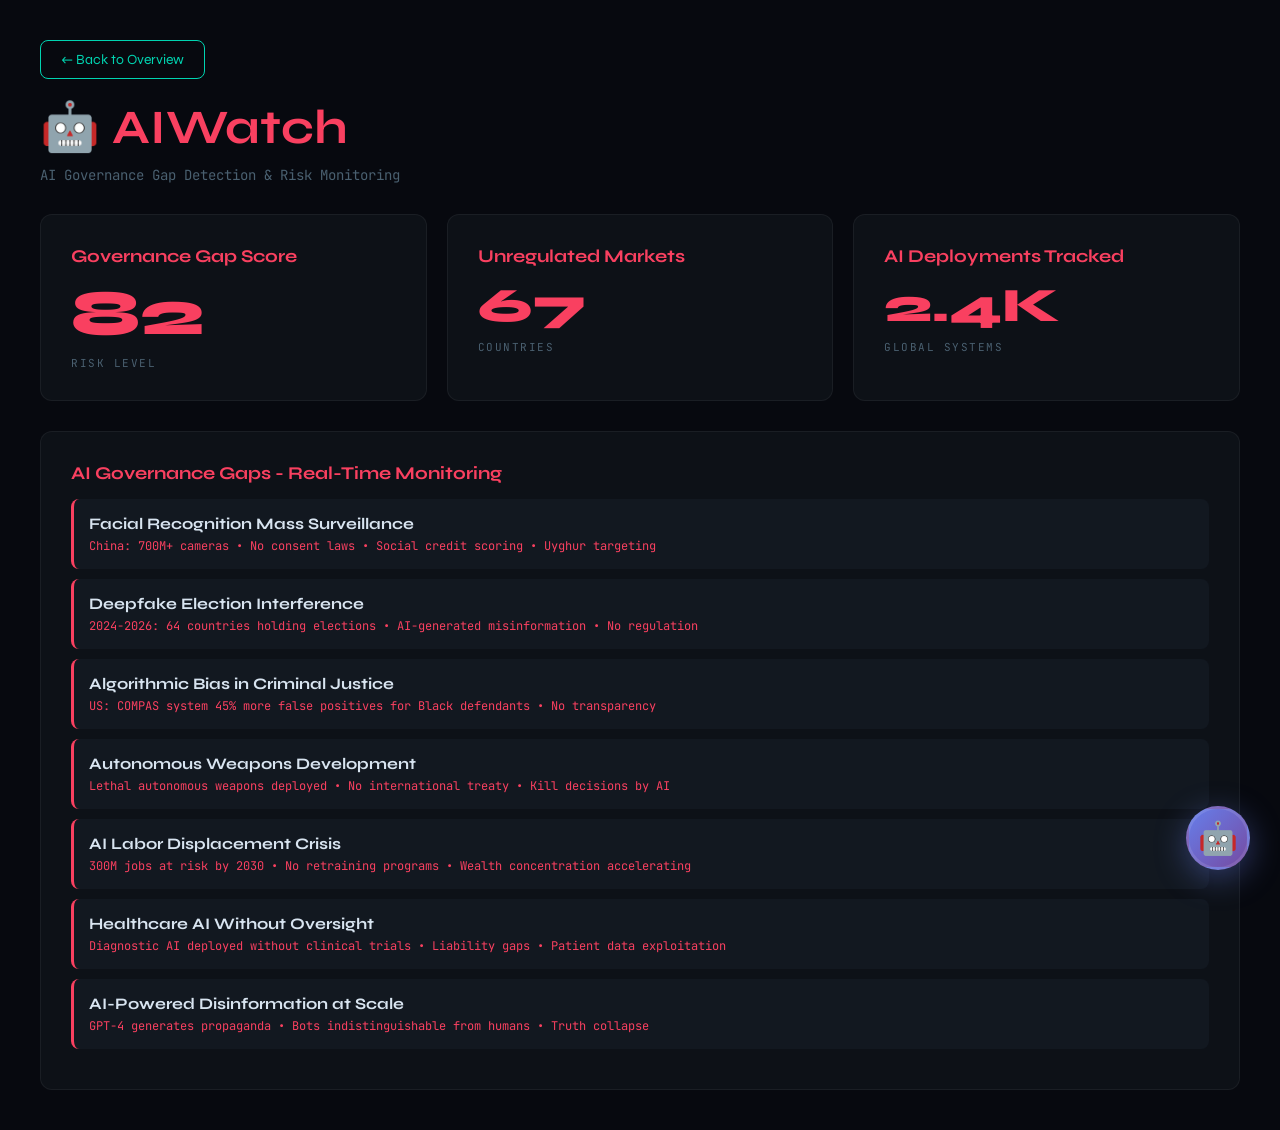
<file: frontend/aiwatch.html>
<!DOCTYPE html>
<html lang="en">
<head>
    <meta charset="UTF-8">
    <meta name="viewport" content="width=device-width, initial-scale=1.0">
    <title>AIWatch - EPIDIA</title>
    <link href="https://fonts.googleapis.com/css2?family=Syne:wght@400;600;700;800&family=JetBrains+Mono:wght@400;500&display=swap" rel="stylesheet">
    <style>
        /* Modern Chatbot Inline Styles */
        .chatbot-toggle {
            position: fixed;
            bottom: 30px;
            right: 30px;
            width: 64px;
            height: 64px;
            border-radius: 50%;
            background: linear-gradient(135deg, #667eea 0%, #764ba2 100%);
            border: 3px solid rgba(255, 255, 255, 0.1);
            cursor: pointer;
            box-shadow: 0 8px 32px rgba(102, 126, 234, 0.4);
            display: flex;
            align-items: center;
            justify-content: center;
            font-size: 32px;
            z-index: 1000;
            transition: all 0.3s;
        }
        .chatbot-toggle:hover {
            transform: scale(1.1);
            box-shadow: 0 12px 48px rgba(102, 126, 234, 0.6);
        }
        .chatbot-container {
            position: fixed;
            bottom: 110px;
            right: 30px;
            width: 440px;
            height: 680px;
            background: linear-gradient(180deg, #1a1d2e 0%, #16171f 100%);
            border: 1px solid rgba(255, 255, 255, 0.1);
            border-radius: 20px;
            box-shadow: 0 20px 60px rgba(0, 0, 0, 0.6);
            display: none;
            flex-direction: column;
            z-index: 999;
            overflow: hidden;
        }
        .chatbot-container.active { display: flex; }
        .chatbot-header {
            background: linear-gradient(135deg, #667eea 0%, #764ba2 100%);
            padding: 24px 28px;
            color: white;
            display: flex;
            align-items: center;
            justify-content: space-between;
        }
        .chatbot-header h3 {
            margin: 0;
            font-size: 20px;
            font-weight: 700;
            font-family: -apple-system, BlinkMacSystemFont, 'Segoe UI', sans-serif;
        }
        .chatbot-close {
            background: rgba(255, 255, 255, 0.15);
            border: none;
            color: white;
            font-size: 22px;
            cursor: pointer;
            width: 36px;
            height: 36px;
            border-radius: 10px;
        }
        .chatbot-messages {
            flex: 1;
            overflow-y: auto;
            padding: 28px;
            display: flex;
            flex-direction: column;
            gap: 20px;
            background: #16171f;
        }
        .message { display: flex; gap: 14px; }
        .message.user { flex-direction: row-reverse; }
        .message-avatar {
            width: 42px;
            height: 42px;
            border-radius: 12px;
            display: flex;
            align-items: center;
            justify-content: center;
            font-size: 22px;
            flex-shrink: 0;
        }
        .message.bot .message-avatar {
            background: linear-gradient(135deg, #667eea 0%, #764ba2 100%);
        }
        .message.user .message-avatar {
            background: linear-gradient(135deg, #f093fb 0%, #f5576c 100%);
        }
        .message-content {
            max-width: 72%;
            padding: 16px 20px;
            border-radius: 16px;
            font-size: 15px;
            line-height: 1.6;
            font-family: -apple-system, BlinkMacSystemFont, 'Segoe UI', sans-serif;
        }
        .message.bot .message-content {
            background: linear-gradient(135deg, rgba(102, 126, 234, 0.15) 0%, rgba(118, 75, 162, 0.15) 100%);
            border: 1px solid rgba(102, 126, 234, 0.25);
            color: #e8eaf6;
            border-radius: 16px 16px 16px 4px;
        }
        .message.user .message-content {
            background: linear-gradient(135deg, rgba(240, 147, 251, 0.15) 0%, rgba(245, 87, 108, 0.15) 100%);
            border: 1px solid rgba(240, 147, 251, 0.25);
            color: #e8eaf6;
            border-radius: 16px 16px 4px 16px;
        }
        .message-content strong {
            color: #a78bfa;
            display: block;
            margin-bottom: 14px;
            font-weight: 700;
            font-size: 17px;
        }
        .message-content ul { margin: 14px 0; padding-left: 24px; }
        .message-content li { margin: 10px 0; color: #d1d5db; font-size: 14px; }
        .chatbot-input-area {
            padding: 24px 28px;
            border-top: 1px solid rgba(255, 255, 255, 0.08);
            display: flex;
            gap: 14px;
            background: #1a1d2e;
        }
        .chatbot-input {
            flex: 1;
            background: rgba(255, 255, 255, 0.05);
            border: 2px solid rgba(255, 255, 255, 0.1);
            border-radius: 14px;
            padding: 16px 20px;
            color: #e8eaf6;
            font-size: 15px;
            font-family: -apple-system, BlinkMacSystemFont, 'Segoe UI', sans-serif;
        }
        .chatbot-input:focus {
            outline: none;
            border-color: #667eea;
            background: rgba(102, 126, 234, 0.08);
        }
        .chatbot-send {
            background: linear-gradient(135deg, #667eea 0%, #764ba2 100%);
            border: none;
            border-radius: 14px;
            padding: 16px 24px;
            color: white;
            font-size: 20px;
            cursor: pointer;
        }
        .typing-indicator { display: flex; gap: 6px; padding: 16px 20px; }
        .typing-dot {
            width: 10px;
            height: 10px;
            border-radius: 50%;
            background: linear-gradient(135deg, #667eea 0%, #764ba2 100%);
            animation: typingBounce 1.4s infinite;
        }
        .typing-dot:nth-child(2) { animation-delay: 0.2s; }
        .typing-dot:nth-child(3) { animation-delay: 0.4s; }
        @keyframes typingBounce {
            0%, 60%, 100% { transform: translateY(0); opacity: 0.5; }
            30% { transform: translateY(-12px); opacity: 1; }
        }
    </style>
    <style>
        :root {
            --bg: #07090F;
            --bg2: #0D1117;
            --bg3: #121820;
            --teal: #00D4B1;
            --crit: #F94060;
            --txt: #D8E4F0;
            --sub: #4A6070;
            --bdr: rgba(255, 255, 255, 0.055);
            --fn: 'Syne', sans-serif;
            --mono: 'JetBrains Mono', monospace;
        }
        
        * { margin: 0; padding: 0; box-sizing: border-box; }
        
        body {
            font-family: var(--fn);
            background: var(--bg);
            color: var(--txt);
            padding: 40px;
            min-height: 100vh;
        }
        
        .container { max-width: 1400px; margin: 0 auto; }
        
        .back-btn {
            display: inline-block;
            color: var(--teal);
            text-decoration: none;
            font-size: 14px;
            margin-bottom: 20px;
            padding: 10px 20px;
            border: 1px solid var(--teal);
            border-radius: 8px;
            transition: all 0.3s;
        }
        
        .back-btn:hover { background: rgba(0, 212, 177, 0.1); }
        
        h1 { font-size: 48px; color: var(--crit); margin-bottom: 10px; }
        
        .subtitle {
            font-family: var(--mono);
            font-size: 14px;
            color: var(--sub);
        }
        
        .grid {
            display: grid;
            grid-template-columns: repeat(3, 1fr);
            gap: 20px;
            margin: 30px 0;
        }
        
        .card {
            background: var(--bg2);
            border: 1px solid var(--bdr);
            border-radius: 12px;
            padding: 30px;
        }
        
        .card h3 { font-size: 18px; margin-bottom: 15px; color: var(--crit); }
        
        .score {
            font-size: 64px;
            font-weight: 800;
            color: var(--crit);
            line-height: 1;
        }
        
        .label {
            font-family: var(--mono);
            font-size: 11px;
            color: var(--sub);
            text-transform: uppercase;
            letter-spacing: 1.5px;
            margin-top: 10px;
        }
        
        .tech-stack {
            display: flex;
            flex-wrap: wrap;
            gap: 10px;
            margin-top: 20px;
        }
        
        .tech-tag {
            background: var(--bg3);
            border: 1px solid var(--bdr);
            padding: 8px 16px;
            border-radius: 20px;
            font-family: var(--mono);
            font-size: 11px;
            color: var(--sub);
        }
    </style>
</head>
<body>
    <div class="container">
        <div class="header">
            <a href="index.html" class="back-btn">← Back to Overview</a>
            <h1>🤖 AIWatch</h1>
            <p class="subtitle">AI Governance Gap Detection & Risk Monitoring</p>
        </div>
        
        <div class="grid">
            <div class="card">
                <h3>Governance Gap Score</h3>
                <div class="score">82</div>
                <div class="label">Risk Level</div>
            </div>
            
            <div class="card">
                <h3>Unregulated Markets</h3>
                <div class="score" style="font-size: 48px;">67</div>
                <div class="label">Countries</div>
            </div>
            
            <div class="card">
                <h3>AI Deployments Tracked</h3>
                <div class="score" style="font-size: 48px;">2.4K</div>
                <div class="label">Global Systems</div>
            </div>
        </div>
        
        <div class="card">
            <h3>AI Governance Gaps - Real-Time Monitoring</h3>
            <ul class="region-list" style="list-style: none; padding: 0;">
                <li class="region-item" style="background: var(--bg3); padding: 15px; border-radius: 8px; margin-bottom: 10px; border-left: 3px solid var(--crit);">
                    <div style="font-weight: 700; margin-bottom: 5px;">Facial Recognition Mass Surveillance</div>
                    <div style="font-family: var(--mono); font-size: 12px; color: var(--crit);">China: 700M+ cameras • No consent laws • Social credit scoring • Uyghur targeting</div>
                </li>
                <li class="region-item" style="background: var(--bg3); padding: 15px; border-radius: 8px; margin-bottom: 10px; border-left: 3px solid var(--crit);">
                    <div style="font-weight: 700; margin-bottom: 5px;">Deepfake Election Interference</div>
                    <div style="font-family: var(--mono); font-size: 12px; color: var(--crit);">2024-2026: 64 countries holding elections • AI-generated misinformation • No regulation</div>
                </li>
                <li class="region-item" style="background: var(--bg3); padding: 15px; border-radius: 8px; margin-bottom: 10px; border-left: 3px solid var(--crit);">
                    <div style="font-weight: 700; margin-bottom: 5px;">Algorithmic Bias in Criminal Justice</div>
                    <div style="font-family: var(--mono); font-size: 12px; color: var(--crit);">US: COMPAS system 45% more false positives for Black defendants • No transparency</div>
                </li>
                <li class="region-item" style="background: var(--bg3); padding: 15px; border-radius: 8px; margin-bottom: 10px; border-left: 3px solid var(--crit);">
                    <div style="font-weight: 700; margin-bottom: 5px;">Autonomous Weapons Development</div>
                    <div style="font-family: var(--mono); font-size: 12px; color: var(--crit);">Lethal autonomous weapons deployed • No international treaty • Kill decisions by AI</div>
                </li>
                <li class="region-item" style="background: var(--bg3); padding: 15px; border-radius: 8px; margin-bottom: 10px; border-left: 3px solid var(--crit);">
                    <div style="font-weight: 700; margin-bottom: 5px;">AI Labor Displacement Crisis</div>
                    <div style="font-family: var(--mono); font-size: 12px; color: var(--crit);">300M jobs at risk by 2030 • No retraining programs • Wealth concentration accelerating</div>
                </li>
                <li class="region-item" style="background: var(--bg3); padding: 15px; border-radius: 8px; margin-bottom: 10px; border-left: 3px solid var(--crit);">
                    <div style="font-weight: 700; margin-bottom: 5px;">Healthcare AI Without Oversight</div>
                    <div style="font-family: var(--mono); font-size: 12px; color: var(--crit);">Diagnostic AI deployed without clinical trials • Liability gaps • Patient data exploitation</div>
                </li>
                <li class="region-item" style="background: var(--bg3); padding: 15px; border-radius: 8px; margin-bottom: 10px; border-left: 3px solid var(--crit);">
                    <div style="font-weight: 700; margin-bottom: 5px;">AI-Powered Disinformation at Scale</div>
                    <div style="font-family: var(--mono); font-size: 12px; color: var(--crit);">GPT-4 generates propaganda • Bots indistinguishable from humans • Truth collapse</div>
                </li>
            </ul>
        </div>

    </div>
    <script src="chatbot.js"></script>
</body>
</html>
</file>
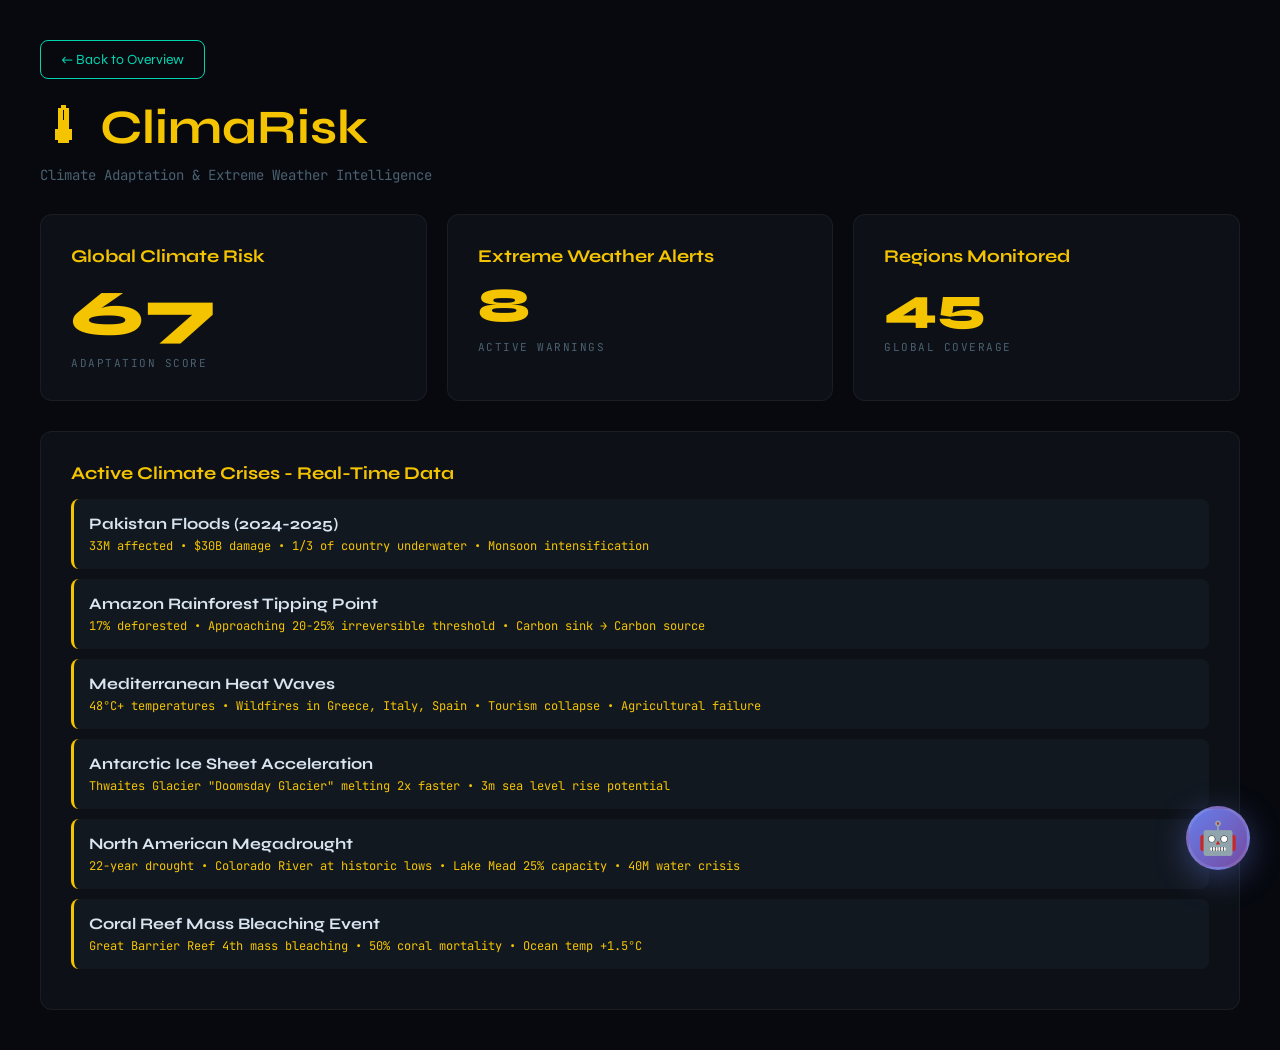
<file: frontend/climarisk.html>
<!DOCTYPE html>
<html lang="en">
<head>
    <meta charset="UTF-8">
    <meta name="viewport" content="width=device-width, initial-scale=1.0">
    <title>ClimaRisk - EPIDIA</title>
    <link href="https://fonts.googleapis.com/css2?family=Syne:wght@400;600;700;800&family=JetBrains+Mono:wght@400;500&display=swap" rel="stylesheet">
    <style>
        /* Modern Chatbot Inline Styles */
        .chatbot-toggle {
            position: fixed;
            bottom: 30px;
            right: 30px;
            width: 64px;
            height: 64px;
            border-radius: 50%;
            background: linear-gradient(135deg, #667eea 0%, #764ba2 100%);
            border: 3px solid rgba(255, 255, 255, 0.1);
            cursor: pointer;
            box-shadow: 0 8px 32px rgba(102, 126, 234, 0.4);
            display: flex;
            align-items: center;
            justify-content: center;
            font-size: 32px;
            z-index: 1000;
            transition: all 0.3s;
        }
        .chatbot-toggle:hover {
            transform: scale(1.1);
            box-shadow: 0 12px 48px rgba(102, 126, 234, 0.6);
        }
        .chatbot-container {
            position: fixed;
            bottom: 110px;
            right: 30px;
            width: 440px;
            height: 680px;
            background: linear-gradient(180deg, #1a1d2e 0%, #16171f 100%);
            border: 1px solid rgba(255, 255, 255, 0.1);
            border-radius: 20px;
            box-shadow: 0 20px 60px rgba(0, 0, 0, 0.6);
            display: none;
            flex-direction: column;
            z-index: 999;
            overflow: hidden;
        }
        .chatbot-container.active { display: flex; }
        .chatbot-header {
            background: linear-gradient(135deg, #667eea 0%, #764ba2 100%);
            padding: 24px 28px;
            color: white;
            display: flex;
            align-items: center;
            justify-content: space-between;
        }
        .chatbot-header h3 {
            margin: 0;
            font-size: 20px;
            font-weight: 700;
            font-family: -apple-system, BlinkMacSystemFont, 'Segoe UI', sans-serif;
        }
        .chatbot-close {
            background: rgba(255, 255, 255, 0.15);
            border: none;
            color: white;
            font-size: 22px;
            cursor: pointer;
            width: 36px;
            height: 36px;
            border-radius: 10px;
        }
        .chatbot-messages {
            flex: 1;
            overflow-y: auto;
            padding: 28px;
            display: flex;
            flex-direction: column;
            gap: 20px;
            background: #16171f;
        }
        .message { display: flex; gap: 14px; }
        .message.user { flex-direction: row-reverse; }
        .message-avatar {
            width: 42px;
            height: 42px;
            border-radius: 12px;
            display: flex;
            align-items: center;
            justify-content: center;
            font-size: 22px;
            flex-shrink: 0;
        }
        .message.bot .message-avatar {
            background: linear-gradient(135deg, #667eea 0%, #764ba2 100%);
        }
        .message.user .message-avatar {
            background: linear-gradient(135deg, #f093fb 0%, #f5576c 100%);
        }
        .message-content {
            max-width: 72%;
            padding: 16px 20px;
            border-radius: 16px;
            font-size: 15px;
            line-height: 1.6;
            font-family: -apple-system, BlinkMacSystemFont, 'Segoe UI', sans-serif;
        }
        .message.bot .message-content {
            background: linear-gradient(135deg, rgba(102, 126, 234, 0.15) 0%, rgba(118, 75, 162, 0.15) 100%);
            border: 1px solid rgba(102, 126, 234, 0.25);
            color: #e8eaf6;
            border-radius: 16px 16px 16px 4px;
        }
        .message.user .message-content {
            background: linear-gradient(135deg, rgba(240, 147, 251, 0.15) 0%, rgba(245, 87, 108, 0.15) 100%);
            border: 1px solid rgba(240, 147, 251, 0.25);
            color: #e8eaf6;
            border-radius: 16px 16px 4px 16px;
        }
        .message-content strong {
            color: #a78bfa;
            display: block;
            margin-bottom: 14px;
            font-weight: 700;
            font-size: 17px;
        }
        .message-content ul { margin: 14px 0; padding-left: 24px; }
        .message-content li { margin: 10px 0; color: #d1d5db; font-size: 14px; }
        .chatbot-input-area {
            padding: 24px 28px;
            border-top: 1px solid rgba(255, 255, 255, 0.08);
            display: flex;
            gap: 14px;
            background: #1a1d2e;
        }
        .chatbot-input {
            flex: 1;
            background: rgba(255, 255, 255, 0.05);
            border: 2px solid rgba(255, 255, 255, 0.1);
            border-radius: 14px;
            padding: 16px 20px;
            color: #e8eaf6;
            font-size: 15px;
            font-family: -apple-system, BlinkMacSystemFont, 'Segoe UI', sans-serif;
        }
        .chatbot-input:focus {
            outline: none;
            border-color: #667eea;
            background: rgba(102, 126, 234, 0.08);
        }
        .chatbot-send {
            background: linear-gradient(135deg, #667eea 0%, #764ba2 100%);
            border: none;
            border-radius: 14px;
            padding: 16px 24px;
            color: white;
            font-size: 20px;
            cursor: pointer;
        }
        .typing-indicator { display: flex; gap: 6px; padding: 16px 20px; }
        .typing-dot {
            width: 10px;
            height: 10px;
            border-radius: 50%;
            background: linear-gradient(135deg, #667eea 0%, #764ba2 100%);
            animation: typingBounce 1.4s infinite;
        }
        .typing-dot:nth-child(2) { animation-delay: 0.2s; }
        .typing-dot:nth-child(3) { animation-delay: 0.4s; }
        @keyframes typingBounce {
            0%, 60%, 100% { transform: translateY(0); opacity: 0.5; }
            30% { transform: translateY(-12px); opacity: 1; }
        }
    </style>
    <style>
        :root {
            --bg: #07090F;
            --bg2: #0D1117;
            --bg3: #121820;
            --teal: #00D4B1;
            --warn: #F5C400;
            --txt: #D8E4F0;
            --sub: #4A6070;
            --bdr: rgba(255, 255, 255, 0.055);
            --fn: 'Syne', sans-serif;
            --mono: 'JetBrains Mono', monospace;
        }
        
        * { margin: 0; padding: 0; box-sizing: border-box; }
        
        body {
            font-family: var(--fn);
            background: var(--bg);
            color: var(--txt);
            padding: 40px;
            min-height: 100vh;
        }
        
        .container { max-width: 1400px; margin: 0 auto; }
        
        .back-btn {
            display: inline-block;
            color: var(--teal);
            text-decoration: none;
            font-size: 14px;
            margin-bottom: 20px;
            padding: 10px 20px;
            border: 1px solid var(--teal);
            border-radius: 8px;
            transition: all 0.3s;
        }
        
        .back-btn:hover { background: rgba(0, 212, 177, 0.1); }
        
        h1 { font-size: 48px; color: var(--warn); margin-bottom: 10px; }
        
        .subtitle {
            font-family: var(--mono);
            font-size: 14px;
            color: var(--sub);
        }
        
        .grid {
            display: grid;
            grid-template-columns: repeat(3, 1fr);
            gap: 20px;
            margin: 30px 0;
        }
        
        .card {
            background: var(--bg2);
            border: 1px solid var(--bdr);
            border-radius: 12px;
            padding: 30px;
        }
        
        .card h3 { font-size: 18px; margin-bottom: 15px; color: var(--warn); }
        
        .score {
            font-size: 64px;
            font-weight: 800;
            color: var(--warn);
            line-height: 1;
        }
        
        .label {
            font-family: var(--mono);
            font-size: 11px;
            color: var(--sub);
            text-transform: uppercase;
            letter-spacing: 1.5px;
            margin-top: 10px;
        }
        
        .tech-stack {
            display: flex;
            flex-wrap: wrap;
            gap: 10px;
            margin-top: 20px;
        }
        
        .tech-tag {
            background: var(--bg3);
            border: 1px solid var(--bdr);
            padding: 8px 16px;
            border-radius: 20px;
            font-family: var(--mono);
            font-size: 11px;
            color: var(--sub);
        }
    </style>
</head>
<body>
    <div class="container">
        <div class="header">
            <a href="index.html" class="back-btn">← Back to Overview</a>
            <h1>🌡 ClimaRisk</h1>
            <p class="subtitle">Climate Adaptation & Extreme Weather Intelligence</p>
        </div>
        
        <div class="grid">
            <div class="card">
                <h3>Global Climate Risk</h3>
                <div class="score">67</div>
                <div class="label">Adaptation Score</div>
            </div>
            
            <div class="card">
                <h3>Extreme Weather Alerts</h3>
                <div class="score" style="font-size: 48px;">8</div>
                <div class="label">Active Warnings</div>
            </div>
            
            <div class="card">
                <h3>Regions Monitored</h3>
                <div class="score" style="font-size: 48px;">45</div>
                <div class="label">Global Coverage</div>
            </div>
        </div>
        
        <div class="card">
            <h3>Active Climate Crises - Real-Time Data</h3>
            <ul class="region-list" style="list-style: none; padding: 0;">
                <li class="region-item" style="background: var(--bg3); padding: 15px; border-radius: 8px; margin-bottom: 10px; border-left: 3px solid var(--warn);">
                    <div style="font-weight: 700; margin-bottom: 5px;">Pakistan Floods (2024-2025)</div>
                    <div style="font-family: var(--mono); font-size: 12px; color: var(--warn);">33M affected • $30B damage • 1/3 of country underwater • Monsoon intensification</div>
                </li>
                <li class="region-item" style="background: var(--bg3); padding: 15px; border-radius: 8px; margin-bottom: 10px; border-left: 3px solid var(--warn);">
                    <div style="font-weight: 700; margin-bottom: 5px;">Amazon Rainforest Tipping Point</div>
                    <div style="font-family: var(--mono); font-size: 12px; color: var(--warn);">17% deforested • Approaching 20-25% irreversible threshold • Carbon sink → Carbon source</div>
                </li>
                <li class="region-item" style="background: var(--bg3); padding: 15px; border-radius: 8px; margin-bottom: 10px; border-left: 3px solid var(--warn);">
                    <div style="font-weight: 700; margin-bottom: 5px;">Mediterranean Heat Waves</div>
                    <div style="font-family: var(--mono); font-size: 12px; color: var(--warn);">48°C+ temperatures • Wildfires in Greece, Italy, Spain • Tourism collapse • Agricultural failure</div>
                </li>
                <li class="region-item" style="background: var(--bg3); padding: 15px; border-radius: 8px; margin-bottom: 10px; border-left: 3px solid var(--warn);">
                    <div style="font-weight: 700; margin-bottom: 5px;">Antarctic Ice Sheet Acceleration</div>
                    <div style="font-family: var(--mono); font-size: 12px; color: var(--warn);">Thwaites Glacier "Doomsday Glacier" melting 2x faster • 3m sea level rise potential</div>
                </li>
                <li class="region-item" style="background: var(--bg3); padding: 15px; border-radius: 8px; margin-bottom: 10px; border-left: 3px solid var(--warn);">
                    <div style="font-weight: 700; margin-bottom: 5px;">North American Megadrought</div>
                    <div style="font-family: var(--mono); font-size: 12px; color: var(--warn);">22-year drought • Colorado River at historic lows • Lake Mead 25% capacity • 40M water crisis</div>
                </li>
                <li class="region-item" style="background: var(--bg3); padding: 15px; border-radius: 8px; margin-bottom: 10px; border-left: 3px solid var(--warn);">
                    <div style="font-weight: 700; margin-bottom: 5px;">Coral Reef Mass Bleaching Event</div>
                    <div style="font-family: var(--mono); font-size: 12px; color: var(--warn);">Great Barrier Reef 4th mass bleaching • 50% coral mortality • Ocean temp +1.5°C</div>
                </li>
            </ul>
        </div>

    </div>
    <script src="chatbot.js"></script>
</body>
</html>
</file>
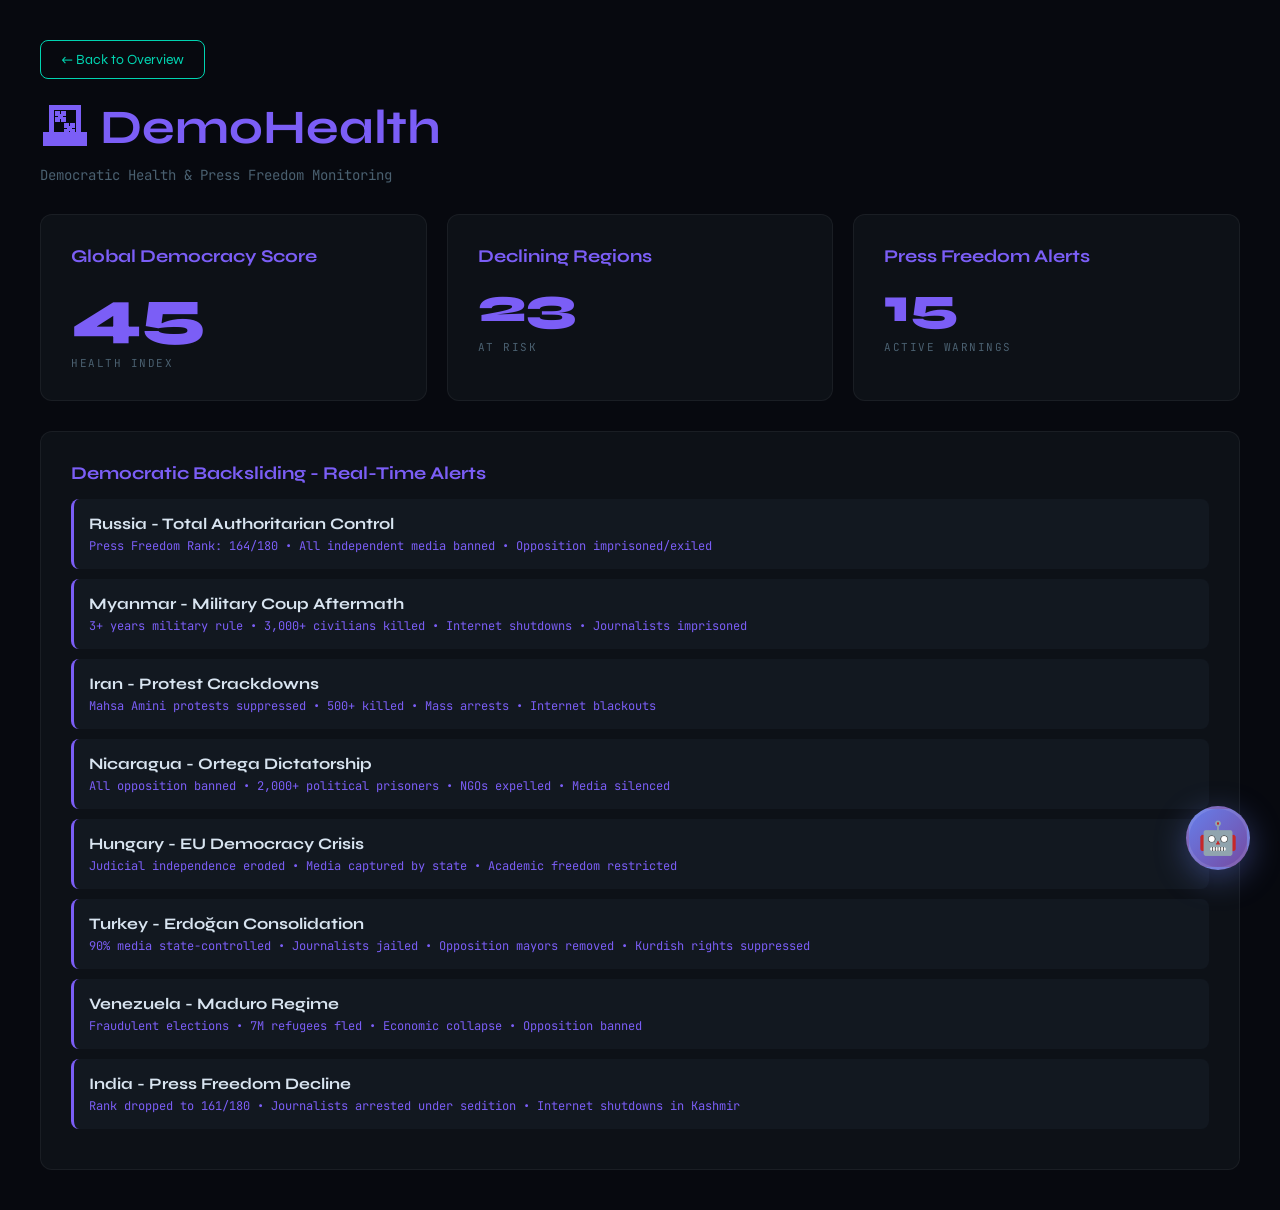
<file: frontend/demohealth.html>
<!DOCTYPE html>
<html lang="en">
<head>
    <meta charset="UTF-8">
    <meta name="viewport" content="width=device-width, initial-scale=1.0">
    <title>DemoHealth - EPIDIA</title>
    <link href="https://fonts.googleapis.com/css2?family=Syne:wght@400;600;700;800&family=JetBrains+Mono:wght@400;500&display=swap" rel="stylesheet">
    <style>
        /* Modern Chatbot Inline Styles */
        .chatbot-toggle {
            position: fixed;
            bottom: 30px;
            right: 30px;
            width: 64px;
            height: 64px;
            border-radius: 50%;
            background: linear-gradient(135deg, #667eea 0%, #764ba2 100%);
            border: 3px solid rgba(255, 255, 255, 0.1);
            cursor: pointer;
            box-shadow: 0 8px 32px rgba(102, 126, 234, 0.4);
            display: flex;
            align-items: center;
            justify-content: center;
            font-size: 32px;
            z-index: 1000;
            transition: all 0.3s;
        }
        .chatbot-toggle:hover {
            transform: scale(1.1);
            box-shadow: 0 12px 48px rgba(102, 126, 234, 0.6);
        }
        .chatbot-container {
            position: fixed;
            bottom: 110px;
            right: 30px;
            width: 440px;
            height: 680px;
            background: linear-gradient(180deg, #1a1d2e 0%, #16171f 100%);
            border: 1px solid rgba(255, 255, 255, 0.1);
            border-radius: 20px;
            box-shadow: 0 20px 60px rgba(0, 0, 0, 0.6);
            display: none;
            flex-direction: column;
            z-index: 999;
            overflow: hidden;
        }
        .chatbot-container.active { display: flex; }
        .chatbot-header {
            background: linear-gradient(135deg, #667eea 0%, #764ba2 100%);
            padding: 24px 28px;
            color: white;
            display: flex;
            align-items: center;
            justify-content: space-between;
        }
        .chatbot-header h3 {
            margin: 0;
            font-size: 20px;
            font-weight: 700;
            font-family: -apple-system, BlinkMacSystemFont, 'Segoe UI', sans-serif;
        }
        .chatbot-close {
            background: rgba(255, 255, 255, 0.15);
            border: none;
            color: white;
            font-size: 22px;
            cursor: pointer;
            width: 36px;
            height: 36px;
            border-radius: 10px;
        }
        .chatbot-messages {
            flex: 1;
            overflow-y: auto;
            padding: 28px;
            display: flex;
            flex-direction: column;
            gap: 20px;
            background: #16171f;
        }
        .message { display: flex; gap: 14px; }
        .message.user { flex-direction: row-reverse; }
        .message-avatar {
            width: 42px;
            height: 42px;
            border-radius: 12px;
            display: flex;
            align-items: center;
            justify-content: center;
            font-size: 22px;
            flex-shrink: 0;
        }
        .message.bot .message-avatar {
            background: linear-gradient(135deg, #667eea 0%, #764ba2 100%);
        }
        .message.user .message-avatar {
            background: linear-gradient(135deg, #f093fb 0%, #f5576c 100%);
        }
        .message-content {
            max-width: 72%;
            padding: 16px 20px;
            border-radius: 16px;
            font-size: 15px;
            line-height: 1.6;
            font-family: -apple-system, BlinkMacSystemFont, 'Segoe UI', sans-serif;
        }
        .message.bot .message-content {
            background: linear-gradient(135deg, rgba(102, 126, 234, 0.15) 0%, rgba(118, 75, 162, 0.15) 100%);
            border: 1px solid rgba(102, 126, 234, 0.25);
            color: #e8eaf6;
            border-radius: 16px 16px 16px 4px;
        }
        .message.user .message-content {
            background: linear-gradient(135deg, rgba(240, 147, 251, 0.15) 0%, rgba(245, 87, 108, 0.15) 100%);
            border: 1px solid rgba(240, 147, 251, 0.25);
            color: #e8eaf6;
            border-radius: 16px 16px 4px 16px;
        }
        .message-content strong {
            color: #a78bfa;
            display: block;
            margin-bottom: 14px;
            font-weight: 700;
            font-size: 17px;
        }
        .message-content ul { margin: 14px 0; padding-left: 24px; }
        .message-content li { margin: 10px 0; color: #d1d5db; font-size: 14px; }
        .chatbot-input-area {
            padding: 24px 28px;
            border-top: 1px solid rgba(255, 255, 255, 0.08);
            display: flex;
            gap: 14px;
            background: #1a1d2e;
        }
        .chatbot-input {
            flex: 1;
            background: rgba(255, 255, 255, 0.05);
            border: 2px solid rgba(255, 255, 255, 0.1);
            border-radius: 14px;
            padding: 16px 20px;
            color: #e8eaf6;
            font-size: 15px;
            font-family: -apple-system, BlinkMacSystemFont, 'Segoe UI', sans-serif;
        }
        .chatbot-input:focus {
            outline: none;
            border-color: #667eea;
            background: rgba(102, 126, 234, 0.08);
        }
        .chatbot-send {
            background: linear-gradient(135deg, #667eea 0%, #764ba2 100%);
            border: none;
            border-radius: 14px;
            padding: 16px 24px;
            color: white;
            font-size: 20px;
            cursor: pointer;
        }
        .typing-indicator { display: flex; gap: 6px; padding: 16px 20px; }
        .typing-dot {
            width: 10px;
            height: 10px;
            border-radius: 50%;
            background: linear-gradient(135deg, #667eea 0%, #764ba2 100%);
            animation: typingBounce 1.4s infinite;
        }
        .typing-dot:nth-child(2) { animation-delay: 0.2s; }
        .typing-dot:nth-child(3) { animation-delay: 0.4s; }
        @keyframes typingBounce {
            0%, 60%, 100% { transform: translateY(0); opacity: 0.5; }
            30% { transform: translateY(-12px); opacity: 1; }
        }
    </style>
    <style>
        :root {
            --bg: #07090F;
            --bg2: #0D1117;
            --bg3: #121820;
            --teal: #00D4B1;
            --purple: #7B5EF6;
            --txt: #D8E4F0;
            --sub: #4A6070;
            --bdr: rgba(255, 255, 255, 0.055);
            --fn: 'Syne', sans-serif;
            --mono: 'JetBrains Mono', monospace;
        }
        
        * { margin: 0; padding: 0; box-sizing: border-box; }
        
        body {
            font-family: var(--fn);
            background: var(--bg);
            color: var(--txt);
            padding: 40px;
            min-height: 100vh;
        }
        
        .container { max-width: 1400px; margin: 0 auto; }
        
        .back-btn {
            display: inline-block;
            color: var(--teal);
            text-decoration: none;
            font-size: 14px;
            margin-bottom: 20px;
            padding: 10px 20px;
            border: 1px solid var(--teal);
            border-radius: 8px;
            transition: all 0.3s;
        }
        
        .back-btn:hover { background: rgba(0, 212, 177, 0.1); }
        
        h1 { font-size: 48px; color: var(--purple); margin-bottom: 10px; }
        
        .subtitle {
            font-family: var(--mono);
            font-size: 14px;
            color: var(--sub);
        }
        
        .grid {
            display: grid;
            grid-template-columns: repeat(3, 1fr);
            gap: 20px;
            margin: 30px 0;
        }
        
        .card {
            background: var(--bg2);
            border: 1px solid var(--bdr);
            border-radius: 12px;
            padding: 30px;
        }
        
        .card h3 { font-size: 18px; margin-bottom: 15px; color: var(--purple); }
        
        .score {
            font-size: 64px;
            font-weight: 800;
            color: var(--purple);
            line-height: 1;
        }
        
        .label {
            font-family: var(--mono);
            font-size: 11px;
            color: var(--sub);
            text-transform: uppercase;
            letter-spacing: 1.5px;
            margin-top: 10px;
        }
        
        .tech-stack {
            display: flex;
            flex-wrap: wrap;
            gap: 10px;
            margin-top: 20px;
        }
        
        .tech-tag {
            background: var(--bg3);
            border: 1px solid var(--bdr);
            padding: 8px 16px;
            border-radius: 20px;
            font-family: var(--mono);
            font-size: 11px;
            color: var(--sub);
        }
    </style>
</head>
<body>
    <div class="container">
        <div class="header">
            <a href="index.html" class="back-btn">← Back to Overview</a>
            <h1>🗳 DemoHealth</h1>
            <p class="subtitle">Democratic Health & Press Freedom Monitoring</p>
        </div>
        
        <div class="grid">
            <div class="card">
                <h3>Global Democracy Score</h3>
                <div class="score">45</div>
                <div class="label">Health Index</div>
            </div>
            
            <div class="card">
                <h3>Declining Regions</h3>
                <div class="score" style="font-size: 48px;">23</div>
                <div class="label">At Risk</div>
            </div>
            
            <div class="card">
                <h3>Press Freedom Alerts</h3>
                <div class="score" style="font-size: 48px;">15</div>
                <div class="label">Active Warnings</div>
            </div>
        </div>
        
        <div class="card">
            <h3>Democratic Backsliding - Real-Time Alerts</h3>
            <ul class="region-list" style="list-style: none; padding: 0;">
                <li class="region-item" style="background: var(--bg3); padding: 15px; border-radius: 8px; margin-bottom: 10px; border-left: 3px solid var(--purple);">
                    <div style="font-weight: 700; margin-bottom: 5px;">Russia - Total Authoritarian Control</div>
                    <div style="font-family: var(--mono); font-size: 12px; color: var(--purple);">Press Freedom Rank: 164/180 • All independent media banned • Opposition imprisoned/exiled</div>
                </li>
                <li class="region-item" style="background: var(--bg3); padding: 15px; border-radius: 8px; margin-bottom: 10px; border-left: 3px solid var(--purple);">
                    <div style="font-weight: 700; margin-bottom: 5px;">Myanmar - Military Coup Aftermath</div>
                    <div style="font-family: var(--mono); font-size: 12px; color: var(--purple);">3+ years military rule • 3,000+ civilians killed • Internet shutdowns • Journalists imprisoned</div>
                </li>
                <li class="region-item" style="background: var(--bg3); padding: 15px; border-radius: 8px; margin-bottom: 10px; border-left: 3px solid var(--purple);">
                    <div style="font-weight: 700; margin-bottom: 5px;">Iran - Protest Crackdowns</div>
                    <div style="font-family: var(--mono); font-size: 12px; color: var(--purple);">Mahsa Amini protests suppressed • 500+ killed • Mass arrests • Internet blackouts</div>
                </li>
                <li class="region-item" style="background: var(--bg3); padding: 15px; border-radius: 8px; margin-bottom: 10px; border-left: 3px solid var(--purple);">
                    <div style="font-weight: 700; margin-bottom: 5px;">Nicaragua - Ortega Dictatorship</div>
                    <div style="font-family: var(--mono); font-size: 12px; color: var(--purple);">All opposition banned • 2,000+ political prisoners • NGOs expelled • Media silenced</div>
                </li>
                <li class="region-item" style="background: var(--bg3); padding: 15px; border-radius: 8px; margin-bottom: 10px; border-left: 3px solid var(--purple);">
                    <div style="font-weight: 700; margin-bottom: 5px;">Hungary - EU Democracy Crisis</div>
                    <div style="font-family: var(--mono); font-size: 12px; color: var(--purple);">Judicial independence eroded • Media captured by state • Academic freedom restricted</div>
                </li>
                <li class="region-item" style="background: var(--bg3); padding: 15px; border-radius: 8px; margin-bottom: 10px; border-left: 3px solid var(--purple);">
                    <div style="font-weight: 700; margin-bottom: 5px;">Turkey - Erdoğan Consolidation</div>
                    <div style="font-family: var(--mono); font-size: 12px; color: var(--purple);">90% media state-controlled • Journalists jailed • Opposition mayors removed • Kurdish rights suppressed</div>
                </li>
                <li class="region-item" style="background: var(--bg3); padding: 15px; border-radius: 8px; margin-bottom: 10px; border-left: 3px solid var(--purple);">
                    <div style="font-weight: 700; margin-bottom: 5px;">Venezuela - Maduro Regime</div>
                    <div style="font-family: var(--mono); font-size: 12px; color: var(--purple);">Fraudulent elections • 7M refugees fled • Economic collapse • Opposition banned</div>
                </li>
                <li class="region-item" style="background: var(--bg3); padding: 15px; border-radius: 8px; margin-bottom: 10px; border-left: 3px solid var(--purple);">
                    <div style="font-weight: 700; margin-bottom: 5px;">India - Press Freedom Decline</div>
                    <div style="font-family: var(--mono); font-size: 12px; color: var(--purple);">Rank dropped to 161/180 • Journalists arrested under sedition • Internet shutdowns in Kashmir</div>
                </li>
            </ul>
        </div>

    </div>
    <script src="chatbot.js"></script>
</body>
</html>
</file>
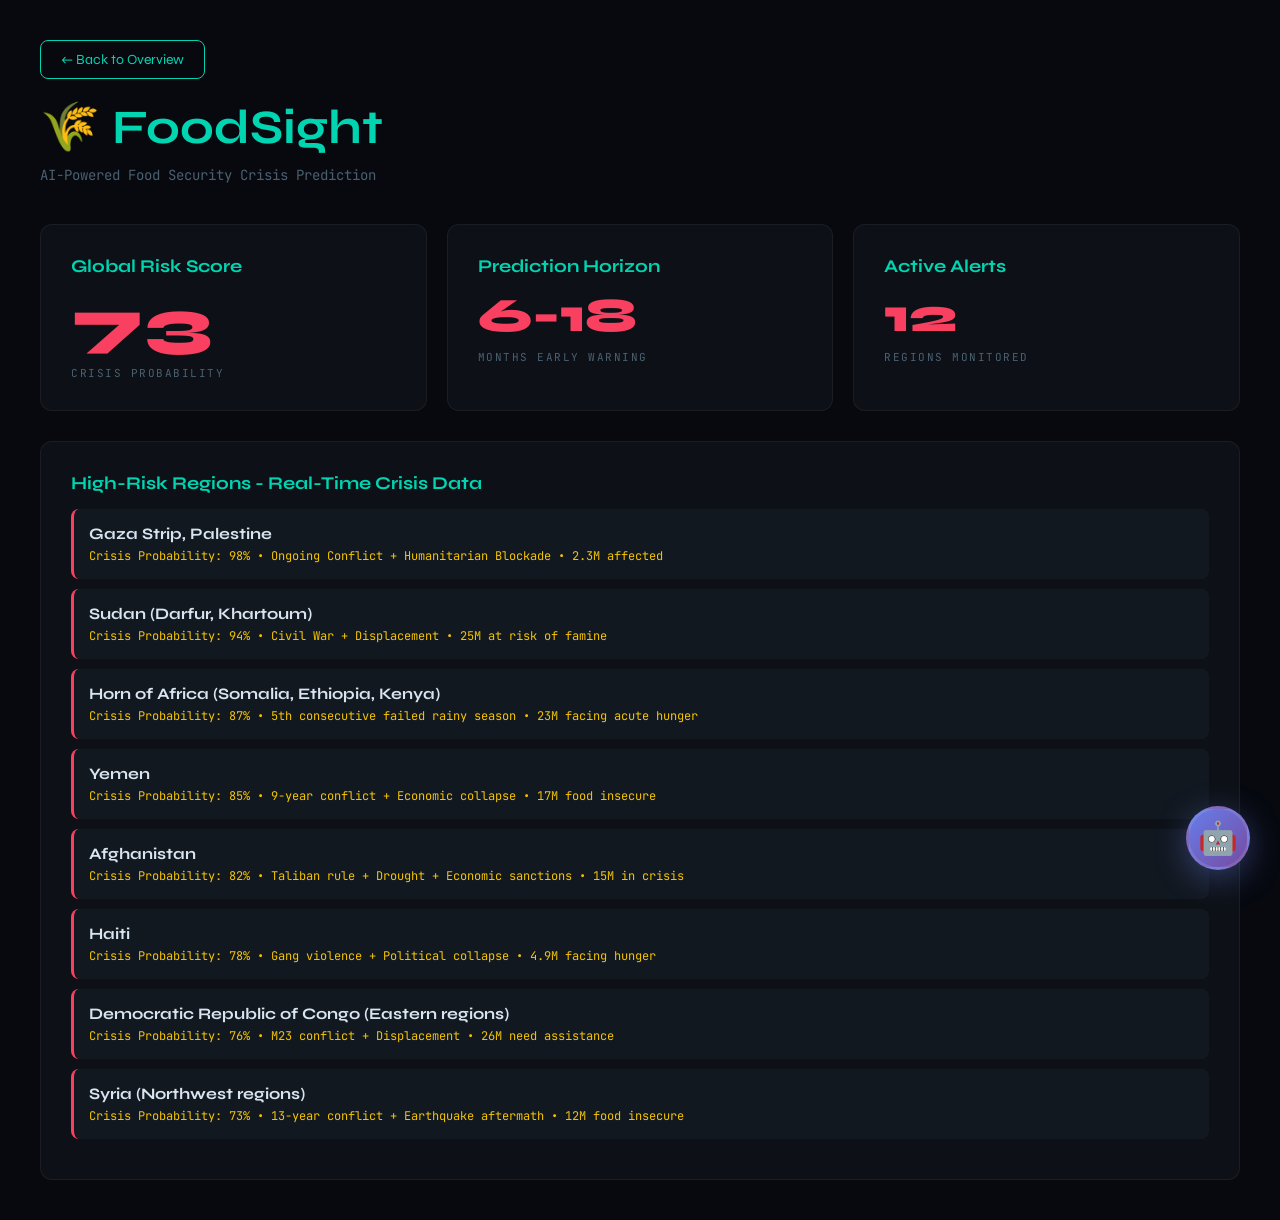
<file: frontend/foodsight.html>
<!DOCTYPE html>
<html lang="en">
<head>
    <meta charset="UTF-8">
    <meta name="viewport" content="width=device-width, initial-scale=1.0">
    <title>FoodSight - EPIDIA</title>
    <link href="https://fonts.googleapis.com/css2?family=Syne:wght@400;600;700;800&family=JetBrains+Mono:wght@400;500&display=swap" rel="stylesheet">
    <style>
        /* Modern Chatbot Inline Styles */
        .chatbot-toggle {
            position: fixed;
            bottom: 30px;
            right: 30px;
            width: 64px;
            height: 64px;
            border-radius: 50%;
            background: linear-gradient(135deg, #667eea 0%, #764ba2 100%);
            border: 3px solid rgba(255, 255, 255, 0.1);
            cursor: pointer;
            box-shadow: 0 8px 32px rgba(102, 126, 234, 0.4);
            display: flex;
            align-items: center;
            justify-content: center;
            font-size: 32px;
            z-index: 1000;
            transition: all 0.3s;
        }
        .chatbot-toggle:hover {
            transform: scale(1.1);
            box-shadow: 0 12px 48px rgba(102, 126, 234, 0.6);
        }
        .chatbot-container {
            position: fixed;
            bottom: 110px;
            right: 30px;
            width: 440px;
            height: 680px;
            background: linear-gradient(180deg, #1a1d2e 0%, #16171f 100%);
            border: 1px solid rgba(255, 255, 255, 0.1);
            border-radius: 20px;
            box-shadow: 0 20px 60px rgba(0, 0, 0, 0.6);
            display: none;
            flex-direction: column;
            z-index: 999;
            overflow: hidden;
        }
        .chatbot-container.active { display: flex; }
        .chatbot-header {
            background: linear-gradient(135deg, #667eea 0%, #764ba2 100%);
            padding: 24px 28px;
            color: white;
            display: flex;
            align-items: center;
            justify-content: space-between;
        }
        .chatbot-header h3 {
            margin: 0;
            font-size: 20px;
            font-weight: 700;
            font-family: -apple-system, BlinkMacSystemFont, 'Segoe UI', sans-serif;
        }
        .chatbot-close {
            background: rgba(255, 255, 255, 0.15);
            border: none;
            color: white;
            font-size: 22px;
            cursor: pointer;
            width: 36px;
            height: 36px;
            border-radius: 10px;
        }
        .chatbot-messages {
            flex: 1;
            overflow-y: auto;
            padding: 28px;
            display: flex;
            flex-direction: column;
            gap: 20px;
            background: #16171f;
        }
        .message { display: flex; gap: 14px; }
        .message.user { flex-direction: row-reverse; }
        .message-avatar {
            width: 42px;
            height: 42px;
            border-radius: 12px;
            display: flex;
            align-items: center;
            justify-content: center;
            font-size: 22px;
            flex-shrink: 0;
        }
        .message.bot .message-avatar {
            background: linear-gradient(135deg, #667eea 0%, #764ba2 100%);
        }
        .message.user .message-avatar {
            background: linear-gradient(135deg, #f093fb 0%, #f5576c 100%);
        }
        .message-content {
            max-width: 72%;
            padding: 16px 20px;
            border-radius: 16px;
            font-size: 15px;
            line-height: 1.6;
            font-family: -apple-system, BlinkMacSystemFont, 'Segoe UI', sans-serif;
        }
        .message.bot .message-content {
            background: linear-gradient(135deg, rgba(102, 126, 234, 0.15) 0%, rgba(118, 75, 162, 0.15) 100%);
            border: 1px solid rgba(102, 126, 234, 0.25);
            color: #e8eaf6;
            border-radius: 16px 16px 16px 4px;
        }
        .message.user .message-content {
            background: linear-gradient(135deg, rgba(240, 147, 251, 0.15) 0%, rgba(245, 87, 108, 0.15) 100%);
            border: 1px solid rgba(240, 147, 251, 0.25);
            color: #e8eaf6;
            border-radius: 16px 16px 4px 16px;
        }
        .message-content strong {
            color: #a78bfa;
            display: block;
            margin-bottom: 14px;
            font-weight: 700;
            font-size: 17px;
        }
        .message-content ul { margin: 14px 0; padding-left: 24px; }
        .message-content li { margin: 10px 0; color: #d1d5db; font-size: 14px; }
        .chatbot-input-area {
            padding: 24px 28px;
            border-top: 1px solid rgba(255, 255, 255, 0.08);
            display: flex;
            gap: 14px;
            background: #1a1d2e;
        }
        .chatbot-input {
            flex: 1;
            background: rgba(255, 255, 255, 0.05);
            border: 2px solid rgba(255, 255, 255, 0.1);
            border-radius: 14px;
            padding: 16px 20px;
            color: #e8eaf6;
            font-size: 15px;
            font-family: -apple-system, BlinkMacSystemFont, 'Segoe UI', sans-serif;
        }
        .chatbot-input:focus {
            outline: none;
            border-color: #667eea;
            background: rgba(102, 126, 234, 0.08);
        }
        .chatbot-send {
            background: linear-gradient(135deg, #667eea 0%, #764ba2 100%);
            border: none;
            border-radius: 14px;
            padding: 16px 24px;
            color: white;
            font-size: 20px;
            cursor: pointer;
        }
        .typing-indicator { display: flex; gap: 6px; padding: 16px 20px; }
        .typing-dot {
            width: 10px;
            height: 10px;
            border-radius: 50%;
            background: linear-gradient(135deg, #667eea 0%, #764ba2 100%);
            animation: typingBounce 1.4s infinite;
        }
        .typing-dot:nth-child(2) { animation-delay: 0.2s; }
        .typing-dot:nth-child(3) { animation-delay: 0.4s; }
        @keyframes typingBounce {
            0%, 60%, 100% { transform: translateY(0); opacity: 0.5; }
            30% { transform: translateY(-12px); opacity: 1; }
        }
    </style>
    <style>
        :root {
            --bg: #07090F;
            --bg2: #0D1117;
            --bg3: #121820;
            --teal: #00D4B1;
            --crit: #F94060;
            --warn: #F5C400;
            --txt: #D8E4F0;
            --sub: #4A6070;
            --bdr: rgba(255, 255, 255, 0.055);
            --fn: 'Syne', sans-serif;
            --mono: 'JetBrains Mono', monospace;
        }
        
        * { margin: 0; padding: 0; box-sizing: border-box; }
        
        body {
            font-family: var(--fn);
            background: var(--bg);
            color: var(--txt);
            padding: 40px;
            min-height: 100vh;
        }
        
        .container {
            max-width: 1400px;
            margin: 0 auto;
        }
        
        .header {
            margin-bottom: 40px;
        }
        
        .back-btn {
            display: inline-block;
            color: var(--teal);
            text-decoration: none;
            font-size: 14px;
            margin-bottom: 20px;
            padding: 10px 20px;
            border: 1px solid var(--teal);
            border-radius: 8px;
            transition: all 0.3s;
        }
        
        .back-btn:hover {
            background: rgba(0, 212, 177, 0.1);
        }
        
        h1 {
            font-size: 48px;
            color: var(--teal);
            margin-bottom: 10px;
        }
        
        .subtitle {
            font-family: var(--mono);
            font-size: 14px;
            color: var(--sub);
        }
        
        .grid {
            display: grid;
            grid-template-columns: repeat(3, 1fr);
            gap: 20px;
            margin-bottom: 30px;
        }
        
        .card {
            background: var(--bg2);
            border: 1px solid var(--bdr);
            border-radius: 12px;
            padding: 30px;
        }
        
        .card h3 {
            font-size: 18px;
            margin-bottom: 15px;
            color: var(--teal);
        }
        
        .score {
            font-size: 64px;
            font-weight: 800;
            color: var(--crit);
            line-height: 1;
        }
        
        .label {
            font-family: var(--mono);
            font-size: 11px;
            color: var(--sub);
            text-transform: uppercase;
            letter-spacing: 1.5px;
            margin-top: 10px;
        }
        
        .region-list {
            list-style: none;
        }
        
        .region-item {
            background: var(--bg3);
            padding: 15px;
            border-radius: 8px;
            margin-bottom: 10px;
            border-left: 3px solid var(--crit);
        }
        
        .region-name {
            font-weight: 700;
            margin-bottom: 5px;
        }
        
        .region-score {
            font-family: var(--mono);
            font-size: 12px;
            color: var(--warn);
        }
        
        .tech-stack {
            display: flex;
            flex-wrap: wrap;
            gap: 10px;
            margin-top: 20px;
        }
        
        .tech-tag {
            background: var(--bg3);
            border: 1px solid var(--bdr);
            padding: 8px 16px;
            border-radius: 20px;
            font-family: var(--mono);
            font-size: 11px;
            color: var(--sub);
        }
    </style>
</head>
<body>
    <div class="container">
        <div class="header">
            <a href="index.html" class="back-btn">← Back to Overview</a>
            <h1>🌾 FoodSight</h1>
            <p class="subtitle">AI-Powered Food Security Crisis Prediction</p>
        </div>
        
        <div class="grid">
            <div class="card">
                <h3>Global Risk Score</h3>
                <div class="score">73</div>
                <div class="label">Crisis Probability</div>
            </div>
            
            <div class="card">
                <h3>Prediction Horizon</h3>
                <div class="score" style="font-size: 48px;">6-18</div>
                <div class="label">Months Early Warning</div>
            </div>
            
            <div class="card">
                <h3>Active Alerts</h3>
                <div class="score" style="font-size: 48px;">12</div>
                <div class="label">Regions Monitored</div>
            </div>
        </div>
        
        <div class="card">
            <h3>High-Risk Regions - Real-Time Crisis Data</h3>
            <ul class="region-list">
                <li class="region-item">
                    <div class="region-name">Gaza Strip, Palestine</div>
                    <div class="region-score">Crisis Probability: 98% • Ongoing Conflict + Humanitarian Blockade • 2.3M affected</div>
                </li>
                <li class="region-item">
                    <div class="region-name">Sudan (Darfur, Khartoum)</div>
                    <div class="region-score">Crisis Probability: 94% • Civil War + Displacement • 25M at risk of famine</div>
                </li>
                <li class="region-item">
                    <div class="region-name">Horn of Africa (Somalia, Ethiopia, Kenya)</div>
                    <div class="region-score">Crisis Probability: 87% • 5th consecutive failed rainy season • 23M facing acute hunger</div>
                </li>
                <li class="region-item">
                    <div class="region-name">Yemen</div>
                    <div class="region-score">Crisis Probability: 85% • 9-year conflict + Economic collapse • 17M food insecure</div>
                </li>
                <li class="region-item">
                    <div class="region-name">Afghanistan</div>
                    <div class="region-score">Crisis Probability: 82% • Taliban rule + Drought + Economic sanctions • 15M in crisis</div>
                </li>
                <li class="region-item">
                    <div class="region-name">Haiti</div>
                    <div class="region-score">Crisis Probability: 78% • Gang violence + Political collapse • 4.9M facing hunger</div>
                </li>
                <li class="region-item">
                    <div class="region-name">Democratic Republic of Congo (Eastern regions)</div>
                    <div class="region-score">Crisis Probability: 76% • M23 conflict + Displacement • 26M need assistance</div>
                </li>
                <li class="region-item">
                    <div class="region-name">Syria (Northwest regions)</div>
                    <div class="region-score">Crisis Probability: 73% • 13-year conflict + Earthquake aftermath • 12M food insecure</div>
                </li>
            </ul>
        </div>

    </div>
    <script src="chatbot.js"></script>
</body>
</html>
</file>
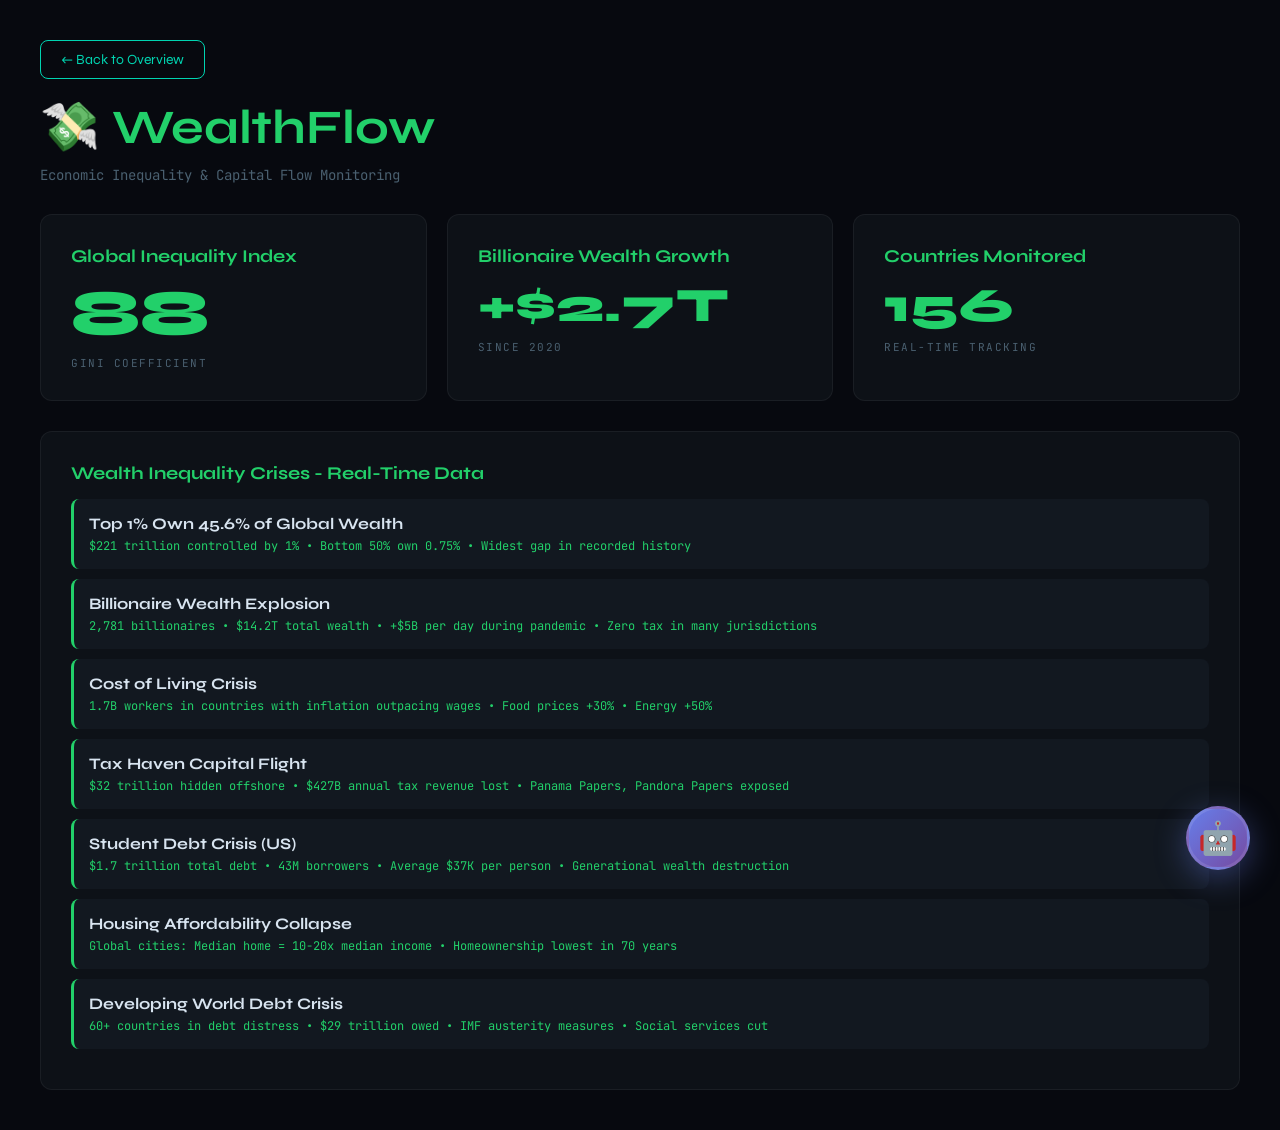
<file: frontend/wealthflow.html>
<!DOCTYPE html>
<html lang="en">
<head>
    <meta charset="UTF-8">
    <meta name="viewport" content="width=device-width, initial-scale=1.0">
    <title>WealthFlow - EPIDIA</title>
    <link href="https://fonts.googleapis.com/css2?family=Syne:wght@400;600;700;800&family=JetBrains+Mono:wght@400;500&display=swap" rel="stylesheet">
    <style>
        /* Modern Chatbot Inline Styles */
        .chatbot-toggle {
            position: fixed;
            bottom: 30px;
            right: 30px;
            width: 64px;
            height: 64px;
            border-radius: 50%;
            background: linear-gradient(135deg, #667eea 0%, #764ba2 100%);
            border: 3px solid rgba(255, 255, 255, 0.1);
            cursor: pointer;
            box-shadow: 0 8px 32px rgba(102, 126, 234, 0.4);
            display: flex;
            align-items: center;
            justify-content: center;
            font-size: 32px;
            z-index: 1000;
            transition: all 0.3s;
        }
        .chatbot-toggle:hover {
            transform: scale(1.1);
            box-shadow: 0 12px 48px rgba(102, 126, 234, 0.6);
        }
        .chatbot-container {
            position: fixed;
            bottom: 110px;
            right: 30px;
            width: 440px;
            height: 680px;
            background: linear-gradient(180deg, #1a1d2e 0%, #16171f 100%);
            border: 1px solid rgba(255, 255, 255, 0.1);
            border-radius: 20px;
            box-shadow: 0 20px 60px rgba(0, 0, 0, 0.6);
            display: none;
            flex-direction: column;
            z-index: 999;
            overflow: hidden;
        }
        .chatbot-container.active { display: flex; }
        .chatbot-header {
            background: linear-gradient(135deg, #667eea 0%, #764ba2 100%);
            padding: 24px 28px;
            color: white;
            display: flex;
            align-items: center;
            justify-content: space-between;
        }
        .chatbot-header h3 {
            margin: 0;
            font-size: 20px;
            font-weight: 700;
            font-family: -apple-system, BlinkMacSystemFont, 'Segoe UI', sans-serif;
        }
        .chatbot-close {
            background: rgba(255, 255, 255, 0.15);
            border: none;
            color: white;
            font-size: 22px;
            cursor: pointer;
            width: 36px;
            height: 36px;
            border-radius: 10px;
        }
        .chatbot-messages {
            flex: 1;
            overflow-y: auto;
            padding: 28px;
            display: flex;
            flex-direction: column;
            gap: 20px;
            background: #16171f;
        }
        .message { display: flex; gap: 14px; }
        .message.user { flex-direction: row-reverse; }
        .message-avatar {
            width: 42px;
            height: 42px;
            border-radius: 12px;
            display: flex;
            align-items: center;
            justify-content: center;
            font-size: 22px;
            flex-shrink: 0;
        }
        .message.bot .message-avatar {
            background: linear-gradient(135deg, #667eea 0%, #764ba2 100%);
        }
        .message.user .message-avatar {
            background: linear-gradient(135deg, #f093fb 0%, #f5576c 100%);
        }
        .message-content {
            max-width: 72%;
            padding: 16px 20px;
            border-radius: 16px;
            font-size: 15px;
            line-height: 1.6;
            font-family: -apple-system, BlinkMacSystemFont, 'Segoe UI', sans-serif;
        }
        .message.bot .message-content {
            background: linear-gradient(135deg, rgba(102, 126, 234, 0.15) 0%, rgba(118, 75, 162, 0.15) 100%);
            border: 1px solid rgba(102, 126, 234, 0.25);
            color: #e8eaf6;
            border-radius: 16px 16px 16px 4px;
        }
        .message.user .message-content {
            background: linear-gradient(135deg, rgba(240, 147, 251, 0.15) 0%, rgba(245, 87, 108, 0.15) 100%);
            border: 1px solid rgba(240, 147, 251, 0.25);
            color: #e8eaf6;
            border-radius: 16px 16px 4px 16px;
        }
        .message-content strong {
            color: #a78bfa;
            display: block;
            margin-bottom: 14px;
            font-weight: 700;
            font-size: 17px;
        }
        .message-content ul { margin: 14px 0; padding-left: 24px; }
        .message-content li { margin: 10px 0; color: #d1d5db; font-size: 14px; }
        .chatbot-input-area {
            padding: 24px 28px;
            border-top: 1px solid rgba(255, 255, 255, 0.08);
            display: flex;
            gap: 14px;
            background: #1a1d2e;
        }
        .chatbot-input {
            flex: 1;
            background: rgba(255, 255, 255, 0.05);
            border: 2px solid rgba(255, 255, 255, 0.1);
            border-radius: 14px;
            padding: 16px 20px;
            color: #e8eaf6;
            font-size: 15px;
            font-family: -apple-system, BlinkMacSystemFont, 'Segoe UI', sans-serif;
        }
        .chatbot-input:focus {
            outline: none;
            border-color: #667eea;
            background: rgba(102, 126, 234, 0.08);
        }
        .chatbot-send {
            background: linear-gradient(135deg, #667eea 0%, #764ba2 100%);
            border: none;
            border-radius: 14px;
            padding: 16px 24px;
            color: white;
            font-size: 20px;
            cursor: pointer;
        }
        .typing-indicator { display: flex; gap: 6px; padding: 16px 20px; }
        .typing-dot {
            width: 10px;
            height: 10px;
            border-radius: 50%;
            background: linear-gradient(135deg, #667eea 0%, #764ba2 100%);
            animation: typingBounce 1.4s infinite;
        }
        .typing-dot:nth-child(2) { animation-delay: 0.2s; }
        .typing-dot:nth-child(3) { animation-delay: 0.4s; }
        @keyframes typingBounce {
            0%, 60%, 100% { transform: translateY(0); opacity: 0.5; }
            30% { transform: translateY(-12px); opacity: 1; }
        }
    </style>
    <style>
        :root {
            --bg: #07090F;
            --bg2: #0D1117;
            --bg3: #121820;
            --teal: #00D4B1;
            --safe: #22D06A;
            --txt: #D8E4F0;
            --sub: #4A6070;
            --bdr: rgba(255, 255, 255, 0.055);
            --fn: 'Syne', sans-serif;
            --mono: 'JetBrains Mono', monospace;
        }
        
        * { margin: 0; padding: 0; box-sizing: border-box; }
        
        body {
            font-family: var(--fn);
            background: var(--bg);
            color: var(--txt);
            padding: 40px;
            min-height: 100vh;
        }
        
        .container { max-width: 1400px; margin: 0 auto; }
        
        .back-btn {
            display: inline-block;
            color: var(--teal);
            text-decoration: none;
            font-size: 14px;
            margin-bottom: 20px;
            padding: 10px 20px;
            border: 1px solid var(--teal);
            border-radius: 8px;
            transition: all 0.3s;
        }
        
        .back-btn:hover { background: rgba(0, 212, 177, 0.1); }
        
        h1 { font-size: 48px; color: var(--safe); margin-bottom: 10px; }
        
        .subtitle {
            font-family: var(--mono);
            font-size: 14px;
            color: var(--sub);
        }
        
        .grid {
            display: grid;
            grid-template-columns: repeat(3, 1fr);
            gap: 20px;
            margin: 30px 0;
        }
        
        .card {
            background: var(--bg2);
            border: 1px solid var(--bdr);
            border-radius: 12px;
            padding: 30px;
        }
        
        .card h3 { font-size: 18px; margin-bottom: 15px; color: var(--safe); }
        
        .score {
            font-size: 64px;
            font-weight: 800;
            color: var(--safe);
            line-height: 1;
        }
        
        .label {
            font-family: var(--mono);
            font-size: 11px;
            color: var(--sub);
            text-transform: uppercase;
            letter-spacing: 1.5px;
            margin-top: 10px;
        }
        
        .tech-stack {
            display: flex;
            flex-wrap: wrap;
            gap: 10px;
            margin-top: 20px;
        }
        
        .tech-tag {
            background: var(--bg3);
            border: 1px solid var(--bdr);
            padding: 8px 16px;
            border-radius: 20px;
            font-family: var(--mono);
            font-size: 11px;
            color: var(--sub);
        }
    </style>
</head>
<body>
    <div class="container">
        <div class="header">
            <a href="index.html" class="back-btn">← Back to Overview</a>
            <h1>💸 WealthFlow</h1>
            <p class="subtitle">Economic Inequality & Capital Flow Monitoring</p>
        </div>
        
        <div class="grid">
            <div class="card">
                <h3>Global Inequality Index</h3>
                <div class="score">88</div>
                <div class="label">Gini Coefficient</div>
            </div>
            
            <div class="card">
                <h3>Billionaire Wealth Growth</h3>
                <div class="score" style="font-size: 48px;">+$2.7T</div>
                <div class="label">Since 2020</div>
            </div>
            
            <div class="card">
                <h3>Countries Monitored</h3>
                <div class="score" style="font-size: 48px;">156</div>
                <div class="label">Real-Time Tracking</div>
            </div>
        </div>
        
        <div class="card">
            <h3>Wealth Inequality Crises - Real-Time Data</h3>
            <ul style="list-style: none; padding: 0;">
                <li style="background: var(--bg3); padding: 15px; border-radius: 8px; margin-bottom: 10px; border-left: 3px solid var(--safe);">
                    <div style="font-weight: 700; margin-bottom: 5px;">Top 1% Own 45.6% of Global Wealth</div>
                    <div style="font-family: var(--mono); font-size: 12px; color: var(--safe);">$221 trillion controlled by 1% • Bottom 50% own 0.75% • Widest gap in recorded history</div>
                </li>
                <li style="background: var(--bg3); padding: 15px; border-radius: 8px; margin-bottom: 10px; border-left: 3px solid var(--safe);">
                    <div style="font-weight: 700; margin-bottom: 5px;">Billionaire Wealth Explosion</div>
                    <div style="font-family: var(--mono); font-size: 12px; color: var(--safe);">2,781 billionaires • $14.2T total wealth • +$5B per day during pandemic • Zero tax in many jurisdictions</div>
                </li>
                <li style="background: var(--bg3); padding: 15px; border-radius: 8px; margin-bottom: 10px; border-left: 3px solid var(--safe);">
                    <div style="font-weight: 700; margin-bottom: 5px;">Cost of Living Crisis</div>
                    <div style="font-family: var(--mono); font-size: 12px; color: var(--safe);">1.7B workers in countries with inflation outpacing wages • Food prices +30% • Energy +50%</div>
                </li>
                <li style="background: var(--bg3); padding: 15px; border-radius: 8px; margin-bottom: 10px; border-left: 3px solid var(--safe);">
                    <div style="font-weight: 700; margin-bottom: 5px;">Tax Haven Capital Flight</div>
                    <div style="font-family: var(--mono); font-size: 12px; color: var(--safe);">$32 trillion hidden offshore • $427B annual tax revenue lost • Panama Papers, Pandora Papers exposed</div>
                </li>
                <li style="background: var(--bg3); padding: 15px; border-radius: 8px; margin-bottom: 10px; border-left: 3px solid var(--safe);">
                    <div style="font-weight: 700; margin-bottom: 5px;">Student Debt Crisis (US)</div>
                    <div style="font-family: var(--mono); font-size: 12px; color: var(--safe);">$1.7 trillion total debt • 43M borrowers • Average $37K per person • Generational wealth destruction</div>
                </li>
                <li style="background: var(--bg3); padding: 15px; border-radius: 8px; margin-bottom: 10px; border-left: 3px solid var(--safe);">
                    <div style="font-weight: 700; margin-bottom: 5px;">Housing Affordability Collapse</div>
                    <div style="font-family: var(--mono); font-size: 12px; color: var(--safe);">Global cities: Median home = 10-20x median income • Homeownership lowest in 70 years</div>
                </li>
                <li style="background: var(--bg3); padding: 15px; border-radius: 8px; margin-bottom: 10px; border-left: 3px solid var(--safe);">
                    <div style="font-weight: 700; margin-bottom: 5px;">Developing World Debt Crisis</div>
                    <div style="font-family: var(--mono); font-size: 12px; color: var(--safe);">60+ countries in debt distress • $29 trillion owed • IMF austerity measures • Social services cut</div>
                </li>
            </ul>
        </div>

    </div>
    <script src="chatbot.js"></script>
</body>
</html>
</file>
